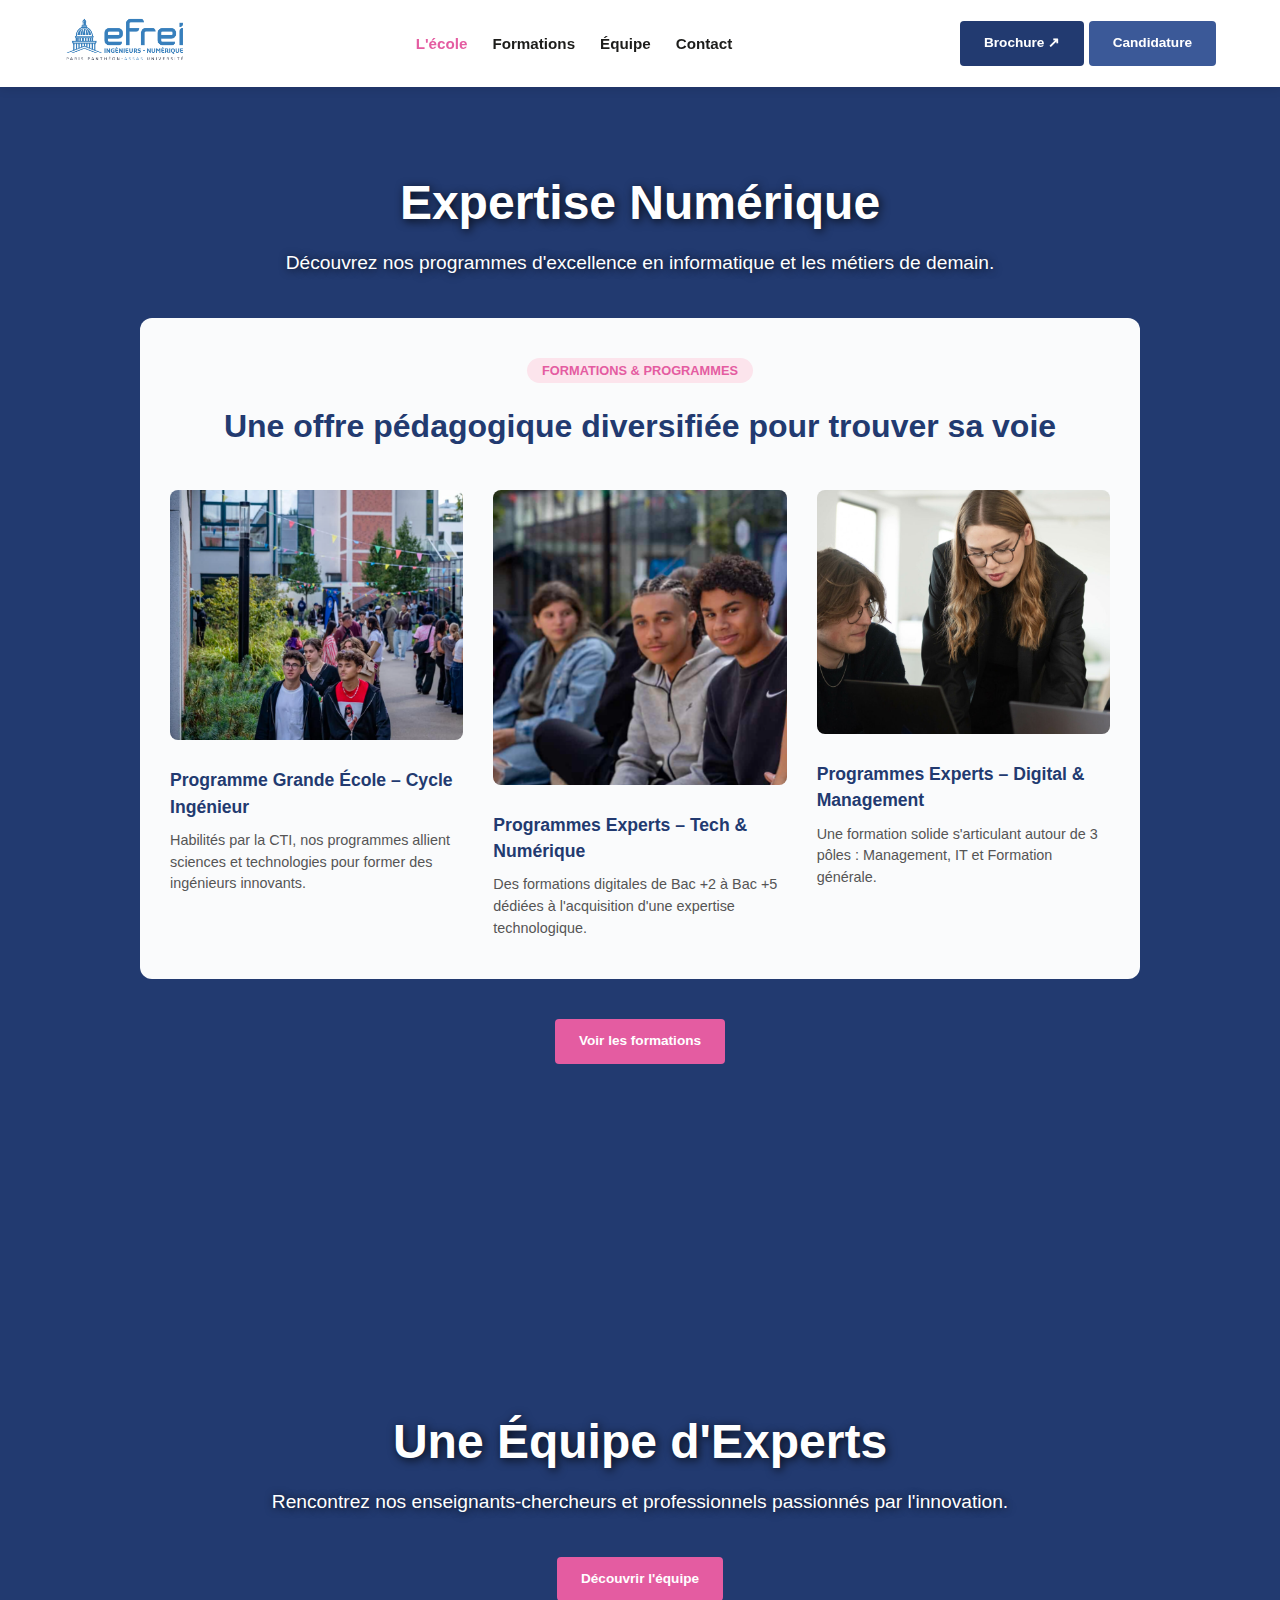
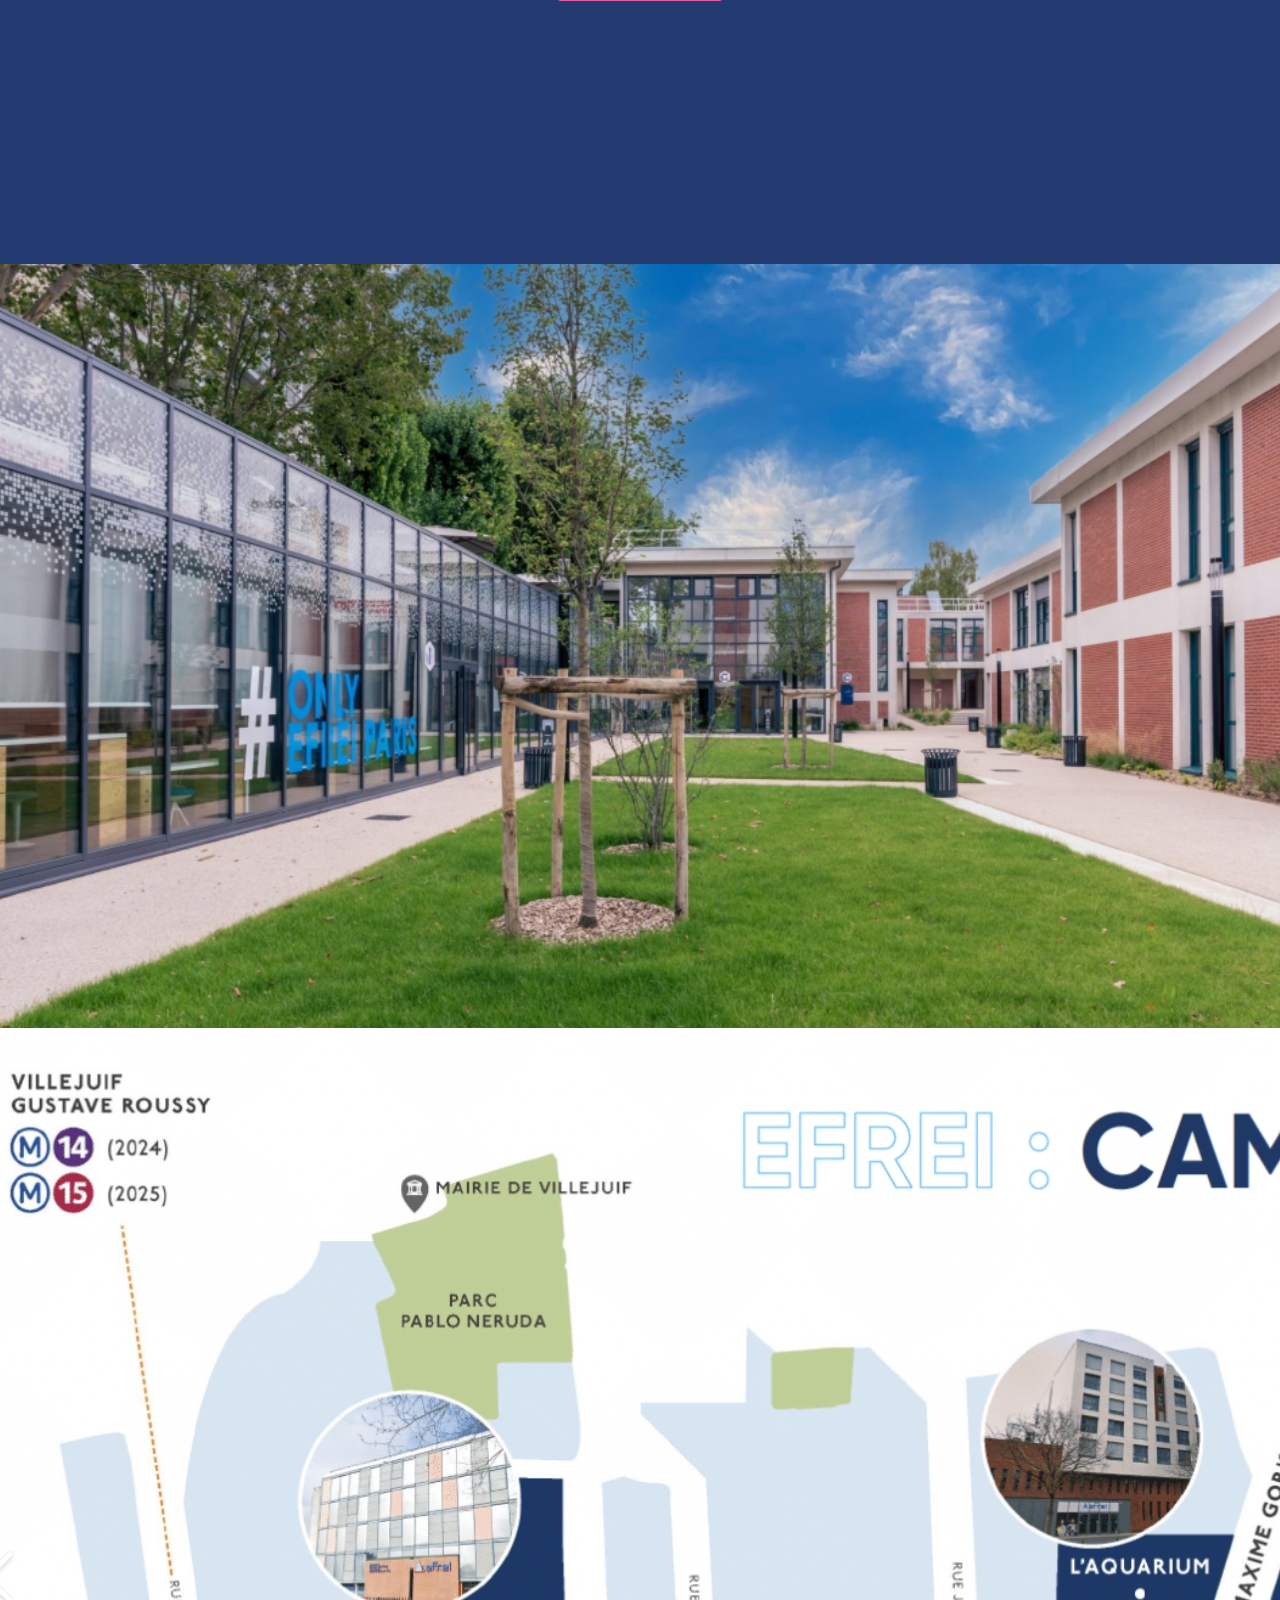
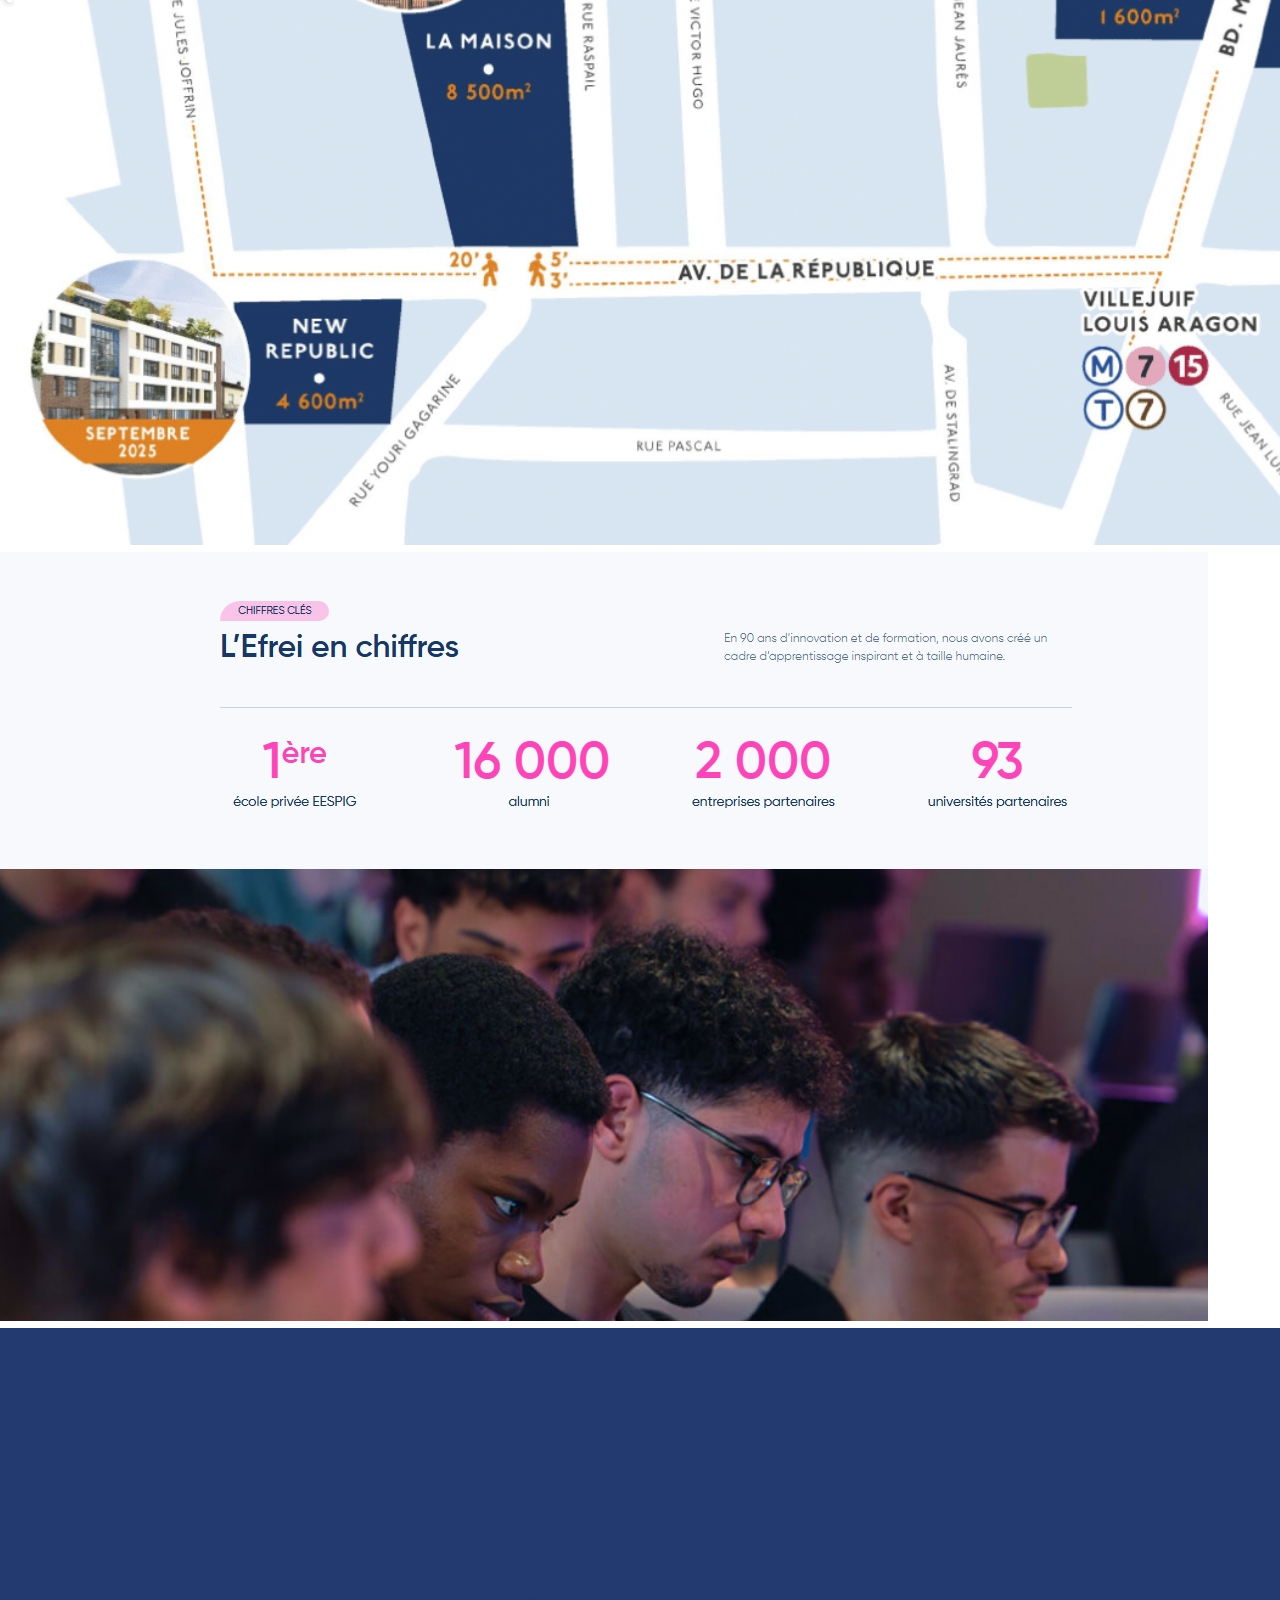
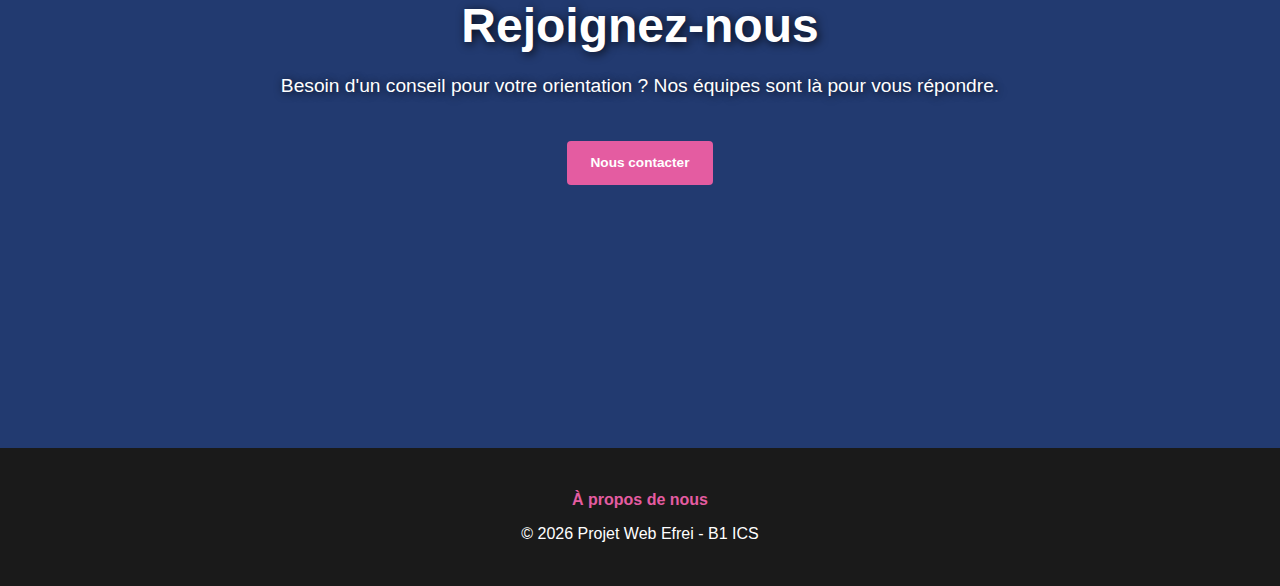
<file: projet-efrei/html/index.html>
<!DOCTYPE html>
<html lang="fr">
<head>
    <meta charset="UTF-8">
    <title>Efrei | Accueil</title>
    <link rel="stylesheet" href="../css/styles.css">
</head>
<body>
    <header class="main-header">
        <div class="header-container">
            <a href="index.html">
                <img src="../images/logo-efrei.png" alt="Efrei Paris" class="logo">
            </a>
            <nav class="main-nav">
                <ul>
                    <li><a href="index.html" class="active">L'école</a></li>
                    <li><a href="formations.html">Formations</a></li>
                    <li><a href="equipe.html">Équipe</a></li>
                    <li><a href="contact.html">Contact</a></li>
                </ul>
            </nav>
            <div class="header-actions">
                <a href="https://www.efrei.fr/brochure/" target="_blank" class="btn btn-dark">Brochure ↗</a>
                <a href="https://www.efrei.fr/candidature/?_gl=1*1ddbar*_up*MQ..*_ga*OTI1MDcyMDUxLjE3NzE0ODk0OTk.*_ga_15PWZ9KZCG*czE3NzE0ODk0OTkkbzEkZzEkdDE3NzE0ODk0OTkkajYwJGwwJGg4MzgzNDAwOTI." class="btn btn-blue">Candidature</a>
            </div>
        </div>
    </header>

    <section class="hero-section bg-formations">
        <div class="hero-content">
            <h1 class="main-title">Expertise Numérique</h1>
            <p class="sub-text">Découvrez nos programmes d'excellence en informatique et les métiers de demain.</p>
            
            <div class="pedagogy-block">
                <span class="pedagogy-tag">FORMATIONS & PROGRAMMES</span>
                <h2 class="pedagogy-title">Une offre pédagogique diversifiée pour trouver sa voie</h2>
                
                <div class="pedagogy-container">
                    <div class="pedagogy-item">
                        <img src="../images/prog-ing.jpg" alt="Cycle Ingénieur">
                        <h3>Programme Grande École – Cycle Ingénieur</h3>
                        <p>Habilités par la CTI, nos programmes allient sciences et technologies pour former des ingénieurs innovants.</p>
                    </div>
                    <div class="pedagogy-item">
                        <img src="../images/prog-tech.jpg" alt="Tech & Numérique">
                        <h3>Programmes Experts – Tech & Numérique</h3>
                        <p>Des formations digitales de Bac +2 à Bac +5 dédiées à l'acquisition d'une expertise technologique.</p>
                    </div>
                    <div class="pedagogy-item">
                        <img src="../images/prog-digital.jpg" alt="Digital & Management">
                        <h3>Programmes Experts – Digital & Management</h3>
                        <p>Une formation solide s'articulant autour de 3 pôles : Management, IT et Formation générale.</p>
                    </div>
                </div>
            </div>

            <a href="formations.html" class="btn btn-pink">Voir les formations</a>
        </div>
    </section>
    

    <section class="hero-section bg-equipe">
        <div class="hero-content">
            <h1 class="main-title">Une Équipe d'Experts</h1>
            <p class="sub-text">Rencontrez nos enseignants-chercheurs et professionnels passionnés par l'innovation.</p>
            <a href="equipe.html" class="btn btn-pink">Découvrir l'équipe</a>
        </div>
    </section>
    <div class="slider-container-auto">
    <div class="slider-wrapper" id="sliderWrapper">
        <img src="../images/dehor.jpg" class="slide" alt="Ambiance Efrei 1">
        <img src="../images/plan.jpg" class="slide" alt="Ambiance Efrei 2">
        <img src="../images/chiffre.jpg" class="slide" alt="Ambiance Efrei 3">
    </div>
    </div>

    <section class="hero-section bg-contact">
        <div class="hero-content">
            <h1 class="main-title">Rejoignez-nous</h1>
            <p class="sub-text">Besoin d'un conseil pour votre orientation ? Nos équipes sont là pour vous répondre.</p>
            <a href="contact.html" class="btn btn-pink">Nous contacter</a>
        </div>
    </section>

    <footer class="main-footer">
        <div class="footer-container">
            <nav class="footer-nav">
                <a href="contact.html">À propos de nous</a>
            </nav>
            <p>&copy; 2026 Projet Web Efrei - B1 ICS</p>
        </div>
    </footer>
    <script>
    let currentIndex = 0;
    const slides = document.querySelectorAll('.slide');
    const totalSlides = slides.length;
    const sliderWrapper = document.getElementById('sliderWrapper');

    function showNextSlide() {
        currentIndex++;
        
        if (currentIndex >= totalSlides) {
            currentIndex = 0;
        }
        
        const offset = -currentIndex * (100 / totalSlides);
        sliderWrapper.style.transform = `translateX(${offset}%)`;
    }

    setInterval(showNextSlide, 3000);
</script>
</body>
</html>
</file>
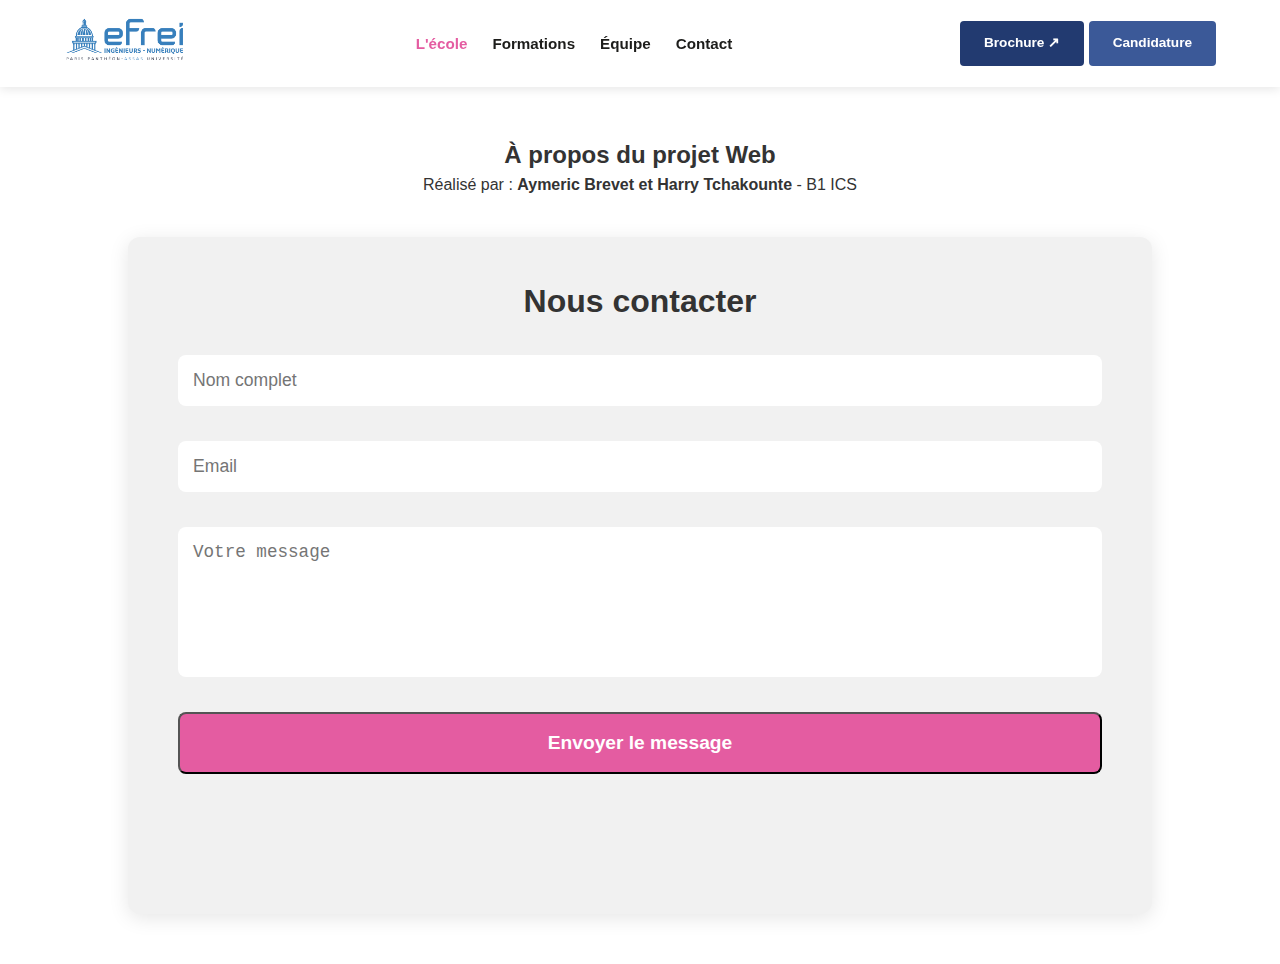
<file: projet-efrei/html/contact.html>
<!DOCTYPE html>
<html lang="fr">
<head>
    <meta charset="UTF-8">
    <link rel="stylesheet" href="../css/styles.css">
    <title>Contact - Efrei</title>
</head>
<body>
    <header class="main-header">
        <div class="header-container">
            <a href="index.html">
                <img src="../images/logo-efrei.png" alt="Efrei Paris" class="logo">
            </a>
            <nav class="main-nav">
                <ul>
                    <li><a href="index.html" class="active">L'école</a></li>
                    <li><a href="formations.html">Formations</a></li>
                    <li><a href="equipe.html">Équipe</a></li>
                    <li><a href="contact.html">Contact</a></li>
                </ul>
            </nav>
            <div class="header-actions">
                <a href="https://www.efrei.fr/brochure/" target="_blank" class="btn btn-dark">Brochure ↗</a>
                <a href="https://www.efrei.fr/candidature/?_gl=1*1ddbar*_up*MQ..*_ga*OTI1MDcyMDUxLjE3NzE0ODk0OTk.*_ga_15PWZ9KZCG*czE3NzE0ODk0OTkkbzEkZzEkdDE3NzE0ODk0OTkkajYwJGwwJGg4MzgzNDAwOTI." class="btn btn-blue">Candidature</a>
            </div>
        </div>
    </header>
    <main style="padding: 50px 10%;">

        <section id="equipe-projet" style="text-align: center; margin-bottom: 40px;">
            <h2>À propos du projet Web</h2>
            <p>Réalisé par : <strong>Aymeric  Brevet et Harry Tchakounte</strong> - B1 ICS</p>
        </section>

        <section id="formulaire" 
                 style="display: flex; justify-content: center; width: 100%;">

            <div style="
                width: 100%;
                background: #f1f1f1;
                padding: 40px 50px;
                border-radius: 12px;
                box-shadow: 0 4px 20px rgba(0,0,0,0.1);
            ">

                <h3 style="
                    text-align: center; 
                    font-size: 2rem; 
                    margin-bottom: 30px;">
                    Nous contacter
                </h3>

                <form id="contactForm" 
                      style="
                        display: flex; 
                        flex-direction: column; 
                        gap: 20px; 
                        width: 100%;
                      ">

                    <input type="text" 
                           placeholder="Nom complet" 
                           required 
                           style="padding: 15px; font-size: 1.1rem; width: 100%;">

                    <input type="email" 
                           id="userEmail" 
                           placeholder="Email" 
                           required 
                           style="padding: 15px; font-size: 1.1rem; width: 100%;">

                    <textarea 
                        placeholder="Votre message" 
                        rows="6" 
                        style="padding: 15px; font-size: 1.1rem; width: 100%;resize: none;"></textarea>

                    <button type="submit" 
                            class="btn btn-pink"
                            style="padding: 18px; font-size: 1.2rem; width: 100%;">
                        Envoyer le message
                    </button>

                </form>

                <div id="statusMessage" style="margin-top: 20px; text-align: center;"></div>

            </div>

        </section>

        

    </main>

    <script src="../JS/script.js"></script>

</body>
</html>
</file>
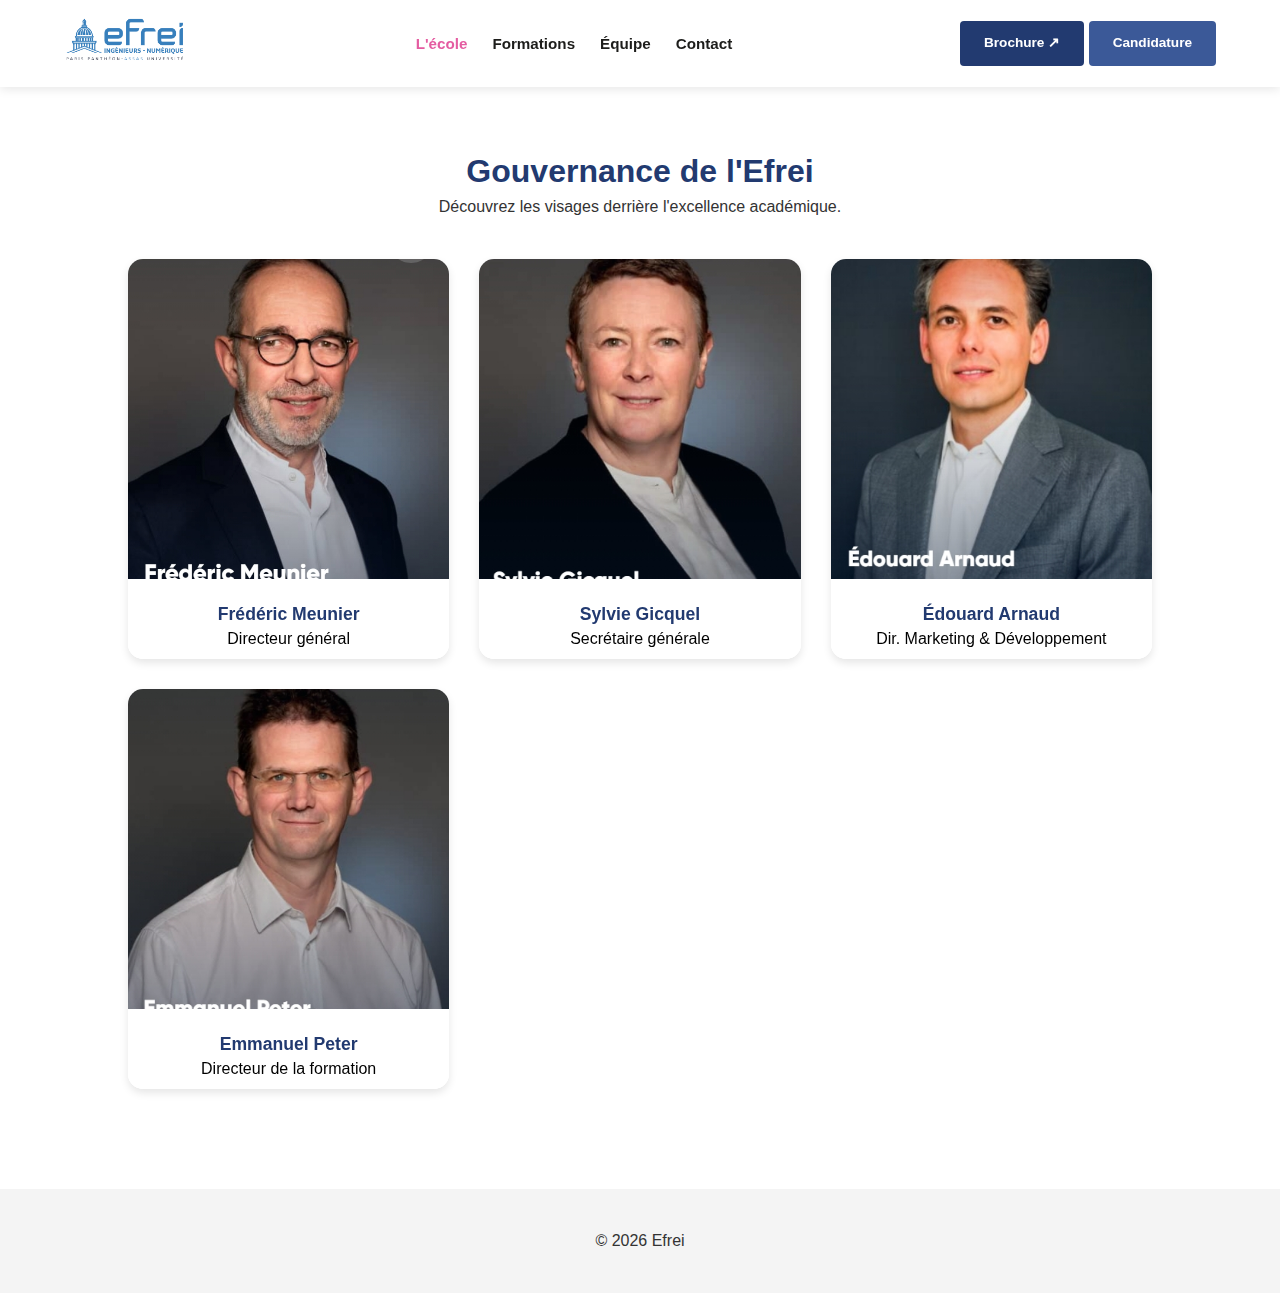
<file: projet-efrei/html/equipe.html>
<!DOCTYPE html>
<html lang="fr">
<head>
    <meta charset="UTF-8">
    <title>Notre Équipe - Efrei</title>
    <link rel="stylesheet" href="../css/styles.css">
    <style>
        .team-grid {
            display: grid;
            grid-template-columns: repeat(auto-fit, minmax(280px, 1fr));
            gap: 30px;
            padding: 40px 0;
        }

        .flip-card {
            background-color: transparent;
            width: 100%;
            height: 400px;
            perspective: 1000px; 
        }

        .flip-card-inner {
            position: relative;
            width: 100%;
            height: 100%;
            text-align: center;
            transition: transform 0.6s;
            transform-style: preserve-3d;
            cursor: pointer;
            border-radius: 15px;
            box-shadow: 0 4px 8px rgba(0,0,0,0.1);
        }

        
        .flip-card:hover .flip-card-inner {
            transform: rotateY(180deg);
        }

        .flip-card-front, .flip-card-back {
            position: absolute;
            width: 100%;
            height: 100%;
            -webkit-backface-visibility: hidden;
            backface-visibility: hidden;
            border-radius: 15px;
            overflow: hidden;
        }

        
        .flip-card-front {
            background-color: #fff;
            color: black;
        }

        .flip-card-front img {
            width: 100%;
            height: 80%;
            object-fit: cover;
        }

        .member-info {
            padding: 15px;
            background: white;
        }

        .member-info .nom {
            display: block;
            font-weight: bold;
            color: var(--efrei-blue, #004a99);
            font-size: 1.1em;
        }

        
        .flip-card-back {
            background-color: var(--efrei-blue, #004a99);
            color: white;
            transform: rotateY(180deg);
            display: flex;
            flex-direction: column;
            justify-content: center;
            align-items: center;
            padding: 20px;
            text-align: center;
        }

        .bio-text {
            font-size: 0.9em;
            line-height: 1.4;
        }
    </style>
</head>
<body>
    <header class="main-header">
        <div class="header-container">
            <a href="index.html">
                <img src="../images/logo-efrei.png" alt="Efrei Paris" class="logo">
            </a>
            <nav class="main-nav">
                <ul>
                    <li><a href="index.html" class="active">L'école</a></li>
                    <li><a href="formations.html">Formations</a></li>
                    <li><a href="equipe.html">Équipe</a></li>
                    <li><a href="contact.html">Contact</a></li>
                </ul>
            </nav>
            <div class="header-actions">
                <a href="https://www.efrei.fr/brochure/" target="_blank" class="btn btn-dark">Brochure ↗</a>
                <a href="https://www.efrei.fr/candidature/?_gl=1*1ddbar*_up*MQ..*_ga*OTI1MDcyMDUxLjE3NzE0ODk0OTk.*_ga_15PWZ9KZCG*czE3NzE0ODk0OTkkbzEkZzEkdDE3NzE0ODk0OTkkajYwJGwwJGg4MzgzNDAwOTI." class="btn btn-blue">Candidature</a>
            </div>
        </div>
    </header>

    <main class="container" style="padding: 60px 10%;">
        <h1 style="text-align: center; color: var(--efrei-blue);">Gouvernance de l'Efrei</h1>
        <p style="text-align: center;">Découvrez les visages derrière l'excellence académique.</p>

        <div class="team-grid">
            
            <div class="flip-card">
                <div class="flip-card-inner">
                    <div class="flip-card-front">
                        <img src="../images/frederic.jpg" alt="Frédéric Meunier">
                        <div class="member-info">
                            <span class="nom">Frédéric Meunier</span>
                            <span class="poste">Directeur général</span>
                        </div>
                    </div>
                    <div class="flip-card-back">
                        <h2>Frédéric Meunier</h2>
                        <p class="bio-text">Diplômé d’une école de management (EBS, en 89), puis de l’eMba HEC (2008). Il prend la présidence de l’Efrei en 2009, puis la direction générale en 2011.</p>
                    </div>
                </div>
            </div>

            <div class="flip-card">
                <div class="flip-card-inner">
                    <div class="flip-card-front">
                        <img src="../images/sylvie.jpg" alt="Sylvie Gicquel">
                        <div class="member-info">
                            <span class="nom">Sylvie Gicquel</span>
                            <span class="poste">Secrétaire générale</span>
                        </div>
                    </div>
                    <div class="flip-card-back">
                        <h3>Sylvie Gicquel</h3>
                        <p class="bio-text">Contribue à la définition de la stratégie et au pilotage de la performance. Anciennement chez SNCF Gares & Connexions et Disney Télévision Paris.</p>
                    </div>
                </div>
            </div>

            <div class="flip-card">
                <div class="flip-card-inner">
                    <div class="flip-card-front">
                        <img src="../images/edouard.jpg" alt="Édouard Arnaud">
                        <div class="member-info">
                            <span class="nom">Édouard Arnaud</span>
                            <span class="poste">Dir. Marketing & Développement</span>
                        </div>
                    </div>
                    <div class="flip-card-back">
                        <h3>Édouard Arnaud</h3>
                        <p class="bio-text">Passionné par l’impact du numérique, il dirige le développement et les relations extérieures depuis 2019.</p>
                    </div>
                </div>
            </div>

            <div class="flip-card">
                <div class="flip-card-inner">
                    <div class="flip-card-front">
                        <img src="../images/emmanuel.jpg" alt="Emmanuel Peter">
                        <div class="member-info">
                            <span class="nom">Emmanuel Peter</span>
                            <span class="poste">Directeur de la formation</span>
                        </div>
                    </div>
                    <div class="flip-card-back">
                        <h3>Emmanuel Peter</h3>
                        <p class="bio-text">Ingénieur en génie informatique, ancien de Microsoft. Il se consacre à la formation des nouveaux professionnels du numérique depuis 1999.</p>
                    </div>
                </div>
            </div>

        </div>
    </main>
    

    <footer style="text-align: center; padding: 40px; background: #f4f4f4;">
        &copy; 2026 Efrei
    </footer>
</body>
</html>
</file>
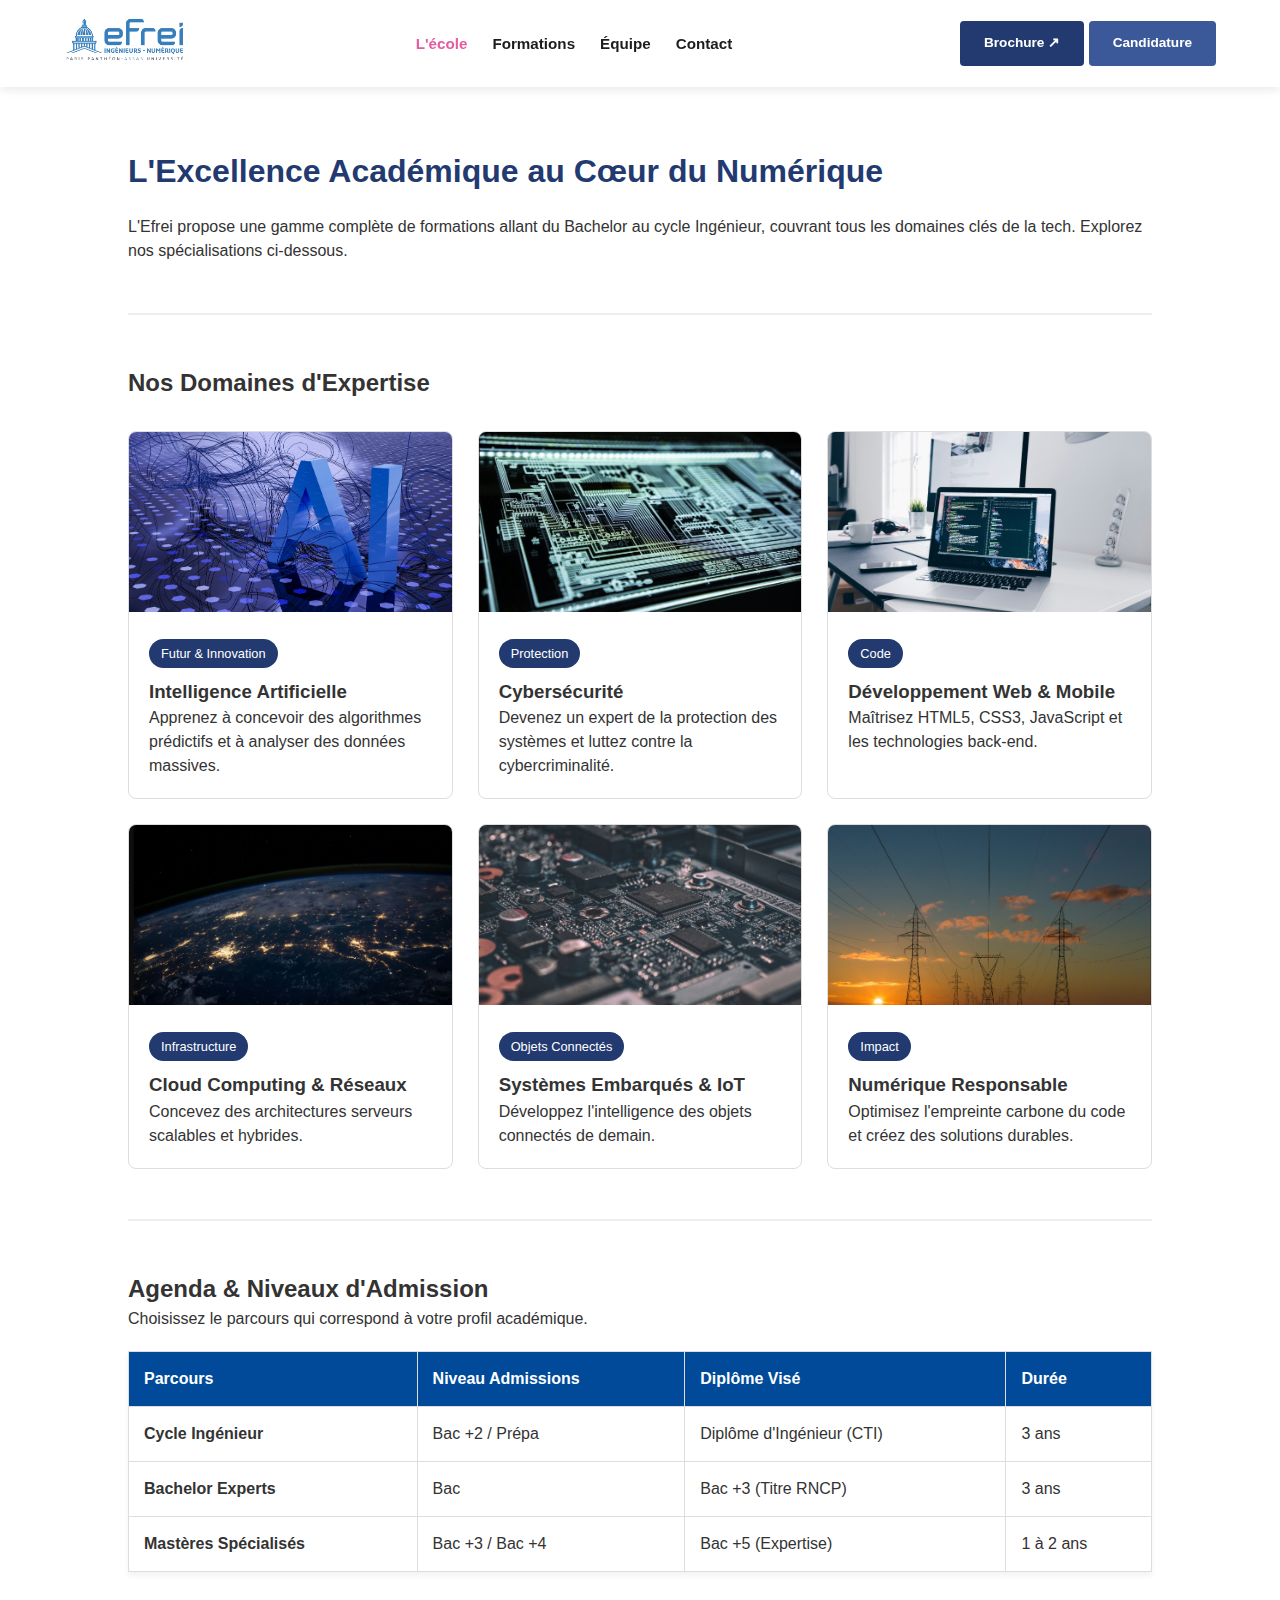
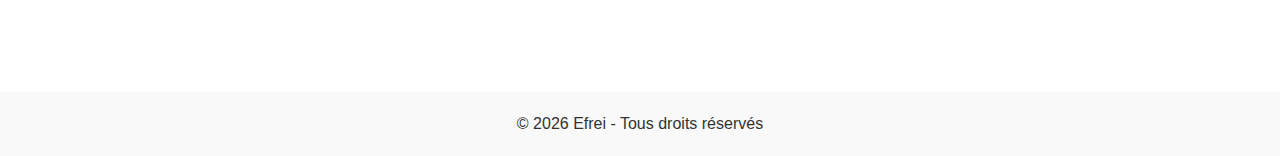
<file: projet-efrei/html/formations.html>
<!DOCTYPE html>
<html lang="fr">
<head>
    <meta charset="UTF-8">
    <title>Nos Formations - Efrei</title>
    <link rel="stylesheet" href="../css/styles.css">

    <style>
        .formation-grid {
            display: grid;
            grid-template-columns: repeat(auto-fit, minmax(300px, 1fr));
            gap: 25px;
            margin-top: 30px;
        }

        .formation-card {
            border: 1px solid #ddd;
            border-radius: 8px;
            overflow: hidden;
            transition: transform 0.3s ease;
            background: #fff;
        }

        .formation-card:hover {
            transform: translateY(-5px);
            box-shadow: 0 10px 20px rgba(0,0,0,0.1);
        }

        .formation-img {
            width: 100%;
            height: 180px;
            object-fit: cover;
            background-color: #f0f0f0;
        }

        .formation-content {
            padding: 20px;
        }

        .tag {
            display: inline-block;
            background: var(--efrei-blue, #004a99);
            color: white;
            padding: 5px 12px;
            border-radius: 20px;
            font-size: 0.8em;
            margin-bottom: 10px;
        }

        .section-divider {
            height: 2px;
            background: #eee;
            margin: 50px 0;
            border: none;
        }

        /* TABLE STYLE */
        .table-style {
            width: 100%;
            border-collapse: collapse;
            margin-top: 20px;
            text-align: left;
            box-shadow: 0 4px 6px rgba(0,0,0,0.05);
            border: 1px solid #ddd;
        }

        .table-style th,
        .table-style td {
            padding: 15px;
            border: 1px solid #ddd;
        }

        .table-style th {
            background: #004a99;
            color: white;
        }
    </style>
</head>

<body>
    <header class="main-header">
        <div class="header-container">
            <a href="index.html">
                <img src="../images/logo-efrei.png" alt="Efrei Paris" class="logo">
            </a>

            <nav class="main-nav">
                <ul>
                    <li><a href="index.html" class="active">L'école</a></li>
                    <li><a href="formations.html">Formations</a></li>
                    <li><a href="equipe.html">Équipe</a></li>
                    <li><a href="contact.html">Contact</a></li>
                </ul>
            </nav>

            <div class="header-actions">
                <a href="https://www.efrei.fr/brochure/" target="_blank" class="btn btn-dark">Brochure ↗</a>
                <a href="https://www.efrei.fr/candidature/" class="btn btn-blue">Candidature</a>
            </div>
        </div>
    </header>

    <main class="container" style="padding: 60px 10%;">

        <!-- HERO -->
        <section id="hero">
            <h1 style="color: var(--efrei-blue); margin-bottom: 20px;">
                L'Excellence Académique au Cœur du Numérique
            </h1>

            <p class="description-text">
                L'Efrei propose une gamme complète de formations allant du Bachelor au cycle Ingénieur,
                couvrant tous les domaines clés de la tech. Explorez nos spécialisations ci-dessous.
            </p>
        </section>

        <hr class="section-divider">

        <section id="expertises">
            <h2>Nos Domaines d'Expertise</h2>

            <div class="formation-grid">

                <article class="formation-card">
                    <img src="../images/AI.jpg" alt="IA et Data" class="formation-img">
                    <div class="formation-content">
                        <span class="tag">Futur & Innovation</span>
                        <h3>Intelligence Artificielle</h3>
                        <p>Apprenez à concevoir des algorithmes prédictifs et à analyser des données massives.</p>
                    </div>
                </article>

                <article class="formation-card">
                    <img src="../images/carte.jpg" alt="Cybersécurité" class="formation-img">
                    <div class="formation-content">
                        <span class="tag">Protection</span>
                        <h3>Cybersécurité</h3>
                        <p>Devenez un expert de la protection des systèmes et luttez contre la cybercriminalité.</p>
                    </div>
                </article>

                <article class="formation-card">
                    <img src="../images/ordi.jpg" alt="Dev Web" class="formation-img">
                    <div class="formation-content">
                        <span class="tag">Code</span>
                        <h3>Développement Web & Mobile</h3>
                        <p>Maîtrisez HTML5, CSS3, JavaScript et les technologies back-end.</p>
                    </div>
                </article>

                <article class="formation-card">
                    <img src="../images/planete.jpg" alt="Cloud" class="formation-img">
                    <div class="formation-content">
                        <span class="tag">Infrastructure</span>
                        <h3>Cloud Computing & Réseaux</h3>
                        <p>Concevez des architectures serveurs scalables et hybrides.</p>
                    </div>
                </article>

                <article class="formation-card">
                    <img src="../images/electronique.jpg" alt="IoT" class="formation-img">
                    <div class="formation-content">
                        <span class="tag">Objets Connectés</span>
                        <h3>Systèmes Embarqués & IoT</h3>
                        <p>Développez l'intelligence des objets connectés de demain.</p>
                    </div>
                </article>

                <article class="formation-card">
                    <img src="../images/énergie.jpg" alt="Ecologie Numérique" class="formation-img">
                    <div class="formation-content">
                        <span class="tag">Impact</span>
                        <h3>Numérique Responsable</h3>
                        <p>Optimisez l'empreinte carbone du code et créez des solutions durables.</p>
                    </div>
                </article>

            </div>
        </section>

        <hr class="section-divider">

        <section id="parcours">
            <h2>Agenda & Niveaux d'Admission</h2>
            <p>Choisissez le parcours qui correspond à votre profil académique.</p>

            <table class="table-style">
                <tr>
                    <th>Parcours</th>
                    <th>Niveau Admissions</th>
                    <th>Diplôme Visé</th>
                    <th>Durée</th>
                </tr>

                <tr>
                    <td><strong>Cycle Ingénieur</strong></td>
                    <td>Bac +2 / Prépa</td>
                    <td>Diplôme d'Ingénieur (CTI)</td>
                    <td>3 ans</td>
                </tr>

                <tr>
                    <td><strong>Bachelor Experts</strong></td>
                    <td>Bac</td>
                    <td>Bac +3 (Titre RNCP)</td>
                    <td>3 ans</td>
                </tr>

                <tr>
                    <td><strong>Mastères Spécialisés</strong></td>
                    <td>Bac +3 / Bac +4</td>
                    <td>Bac +5 (Expertise)</td>
                    <td>1 à 2 ans</td>
                </tr>
            </table>
        </section>

    </main>

    <footer style="margin-top: 60px; text-align: center; padding: 20px; background: #f9f9f9;">
        <p>&copy; 2026 Efrei - Tous droits réservés</p>
    </footer>

</body>
</html>
</file>
<file: projet-efrei/css/styles.css>
:root {
    --efrei-blue: #223a70;
    --efrei-pink: #e45ca1;
    --efrei-dark: #1d1d1b;
    --white: #ffffff;
}

/* RESET ET BASE */
* { margin: 0; 
    padding: 0; 
    box-sizing: 
    border-box; }

body { font-family: 'Segoe UI', Arial, sans-serif; 
    color: #333; line-height: 1.5; }

/* HEADER */
.main-header {
    background: var(--white);
    padding: 15px 5%;
    display: flex;
    justify-content: center;
    box-shadow: 0 2px 10px rgba(0,0,0,0.1);
    position: sticky; top: 0; z-index: 1000;
}
.header-container { width: 100%; 
    max-width: 1200px; 
    display: flex; 
    justify-content: space-between; 
    align-items: center; }

.logo { height: 50px; }
.main-nav ul { display: flex; 
    list-style: none; 
    gap: 25px; }

.main-nav a { text-decoration: none; 
    color: var(--efrei-dark); font-weight: 700; 
    font-size: 0.95rem; }

.main-nav a.active, .main-nav a:hover { color: var(--efrei-pink); }

/* BOUTONS */
.btn { padding: 12px 24px; 
    border-radius: 4px; 
    text-decoration: none; 
    font-weight: 800; 
    font-size: 0.85rem; 
    transition: 0.3s ease; 
    display: inline-block; }

.btn-dark { background: var(--efrei-blue); 
    color: var(--white); }
    
.btn-blue { background: #3b5998; 
    color: var(--white); }

.btn-pink { background: var(--efrei-pink); 
    color: var(--white); }

/* SECTIONS HERO */
.hero-section {
    min-height: 80vh;
    display: flex;
    align-items: center;
    justify-content: center;
    text-align: center;
    color: var(--white);
    background-size: cover;
    background-position: center;
    padding: 80px 5%;
}
.hero-content { width: 100%; 
    max-width: 1100px; }

.main-title { font-size: 3rem; 
    font-weight: 900; margin-bottom: 10px; 
    text-shadow: 2px 2px 10px rgba(0,0,0,0.8); }

.sub-text { font-size: 1.2rem; 
    margin-bottom: 40px; 
    text-shadow: 1px 1px 8px rgba(0,0,0,0.8); }

/* BACKGROUNDS (Remplace par tes propres images) */
.bg-formations { background-image: linear-gradient(rgba(0,0,0,0.4), rgba(0,0,0,0.4)), url('../images/campus.jpg'); }
.bg-equipe { background-image: linear-gradient(rgba(0,0,0,0.4), rgba(0,0,0,0.4)), url('../images/equipe-bg.jpg'); }
.bg-contact { background-image: linear-gradient(rgba(0,0,0,0.4), rgba(0,0,0,0.4)), url('../images/contact-bg.jpg'); }

/* STYLE DE LA SECTION PÉDAGOGIQUE RAJOUTÉE */
.pedagogy-block {
    background: rgba(255, 255, 255, 0.98);
    color: #1d1d1b;
    padding: 40px 30px;
    border-radius: 12px;
    margin: 0 auto 40px;
    max-width: 1000px;
}
.pedagogy-tag { background: #fce4ec; 
    color: var(--efrei-pink); 
    padding: 5px 15px; 
    border-radius: 20px; 
    font-size: 0.8rem; 
    font-weight: 800; }

.pedagogy-title { color: var(--efrei-blue); 
    font-size: 2rem; margin: 20px 0 40px; }

.pedagogy-container { display: flex; 
    gap: 30px; 
    flex-wrap: wrap; 
    justify-content: center; }

.pedagogy-item { flex: 1; 
    min-width: 250px; 
    text-align: left; }

.pedagogy-item img { width: 100%; 
    border-radius: 8px; 
    margin-bottom: 20px; }

.pedagogy-item h3 { font-size: 1.1rem; 
    color: var(--efrei-blue); 
    margin-bottom: 10px; 
    font-weight: 700; }

.pedagogy-item p { font-size: 0.9rem; 
    color: #555; 
    text-shadow: none; 
    line-height: 1.5; }

/* FOOTER */
.main-footer { background: #1a1a1a; 
    color: var(--white); 
    padding: 40px 0; 
    text-align: center; }

.footer-nav a { color: var(--efrei-pink); 
    text-decoration: none; 
    font-weight: bold; 
    margin-bottom: 10px; 
    display: inline-block; }

#formulaire div {
    color: #333333;
    padding: 40px 50px;
    border-radius: 12px;
    line-height: 1.5;
}

#formulaire input,
#formulaire textarea {
    width: 100%;
    padding: 15px;
    font-size: 1.1rem;
    border-radius: 8px;
    border: none;
    margin-bottom: 15px;
}

#formulaire button {
    width: 100%;
    padding: 18px;
    font-size: 1.2rem;
    border-radius: 8px;
}

.hero-section.bg-formations {
    background: var(--efrei-blue);
    background-size: cover;
    background-position: center;
}

.hero-section.bg-equipe {
    background: var(--efrei-blue);
    background-size: cover;
    background-position: center;
}

.hero-section.bg-contact{
    background: var(--efrei-blue);
    background-size: cover;
    background-position: center;
}
</file>
